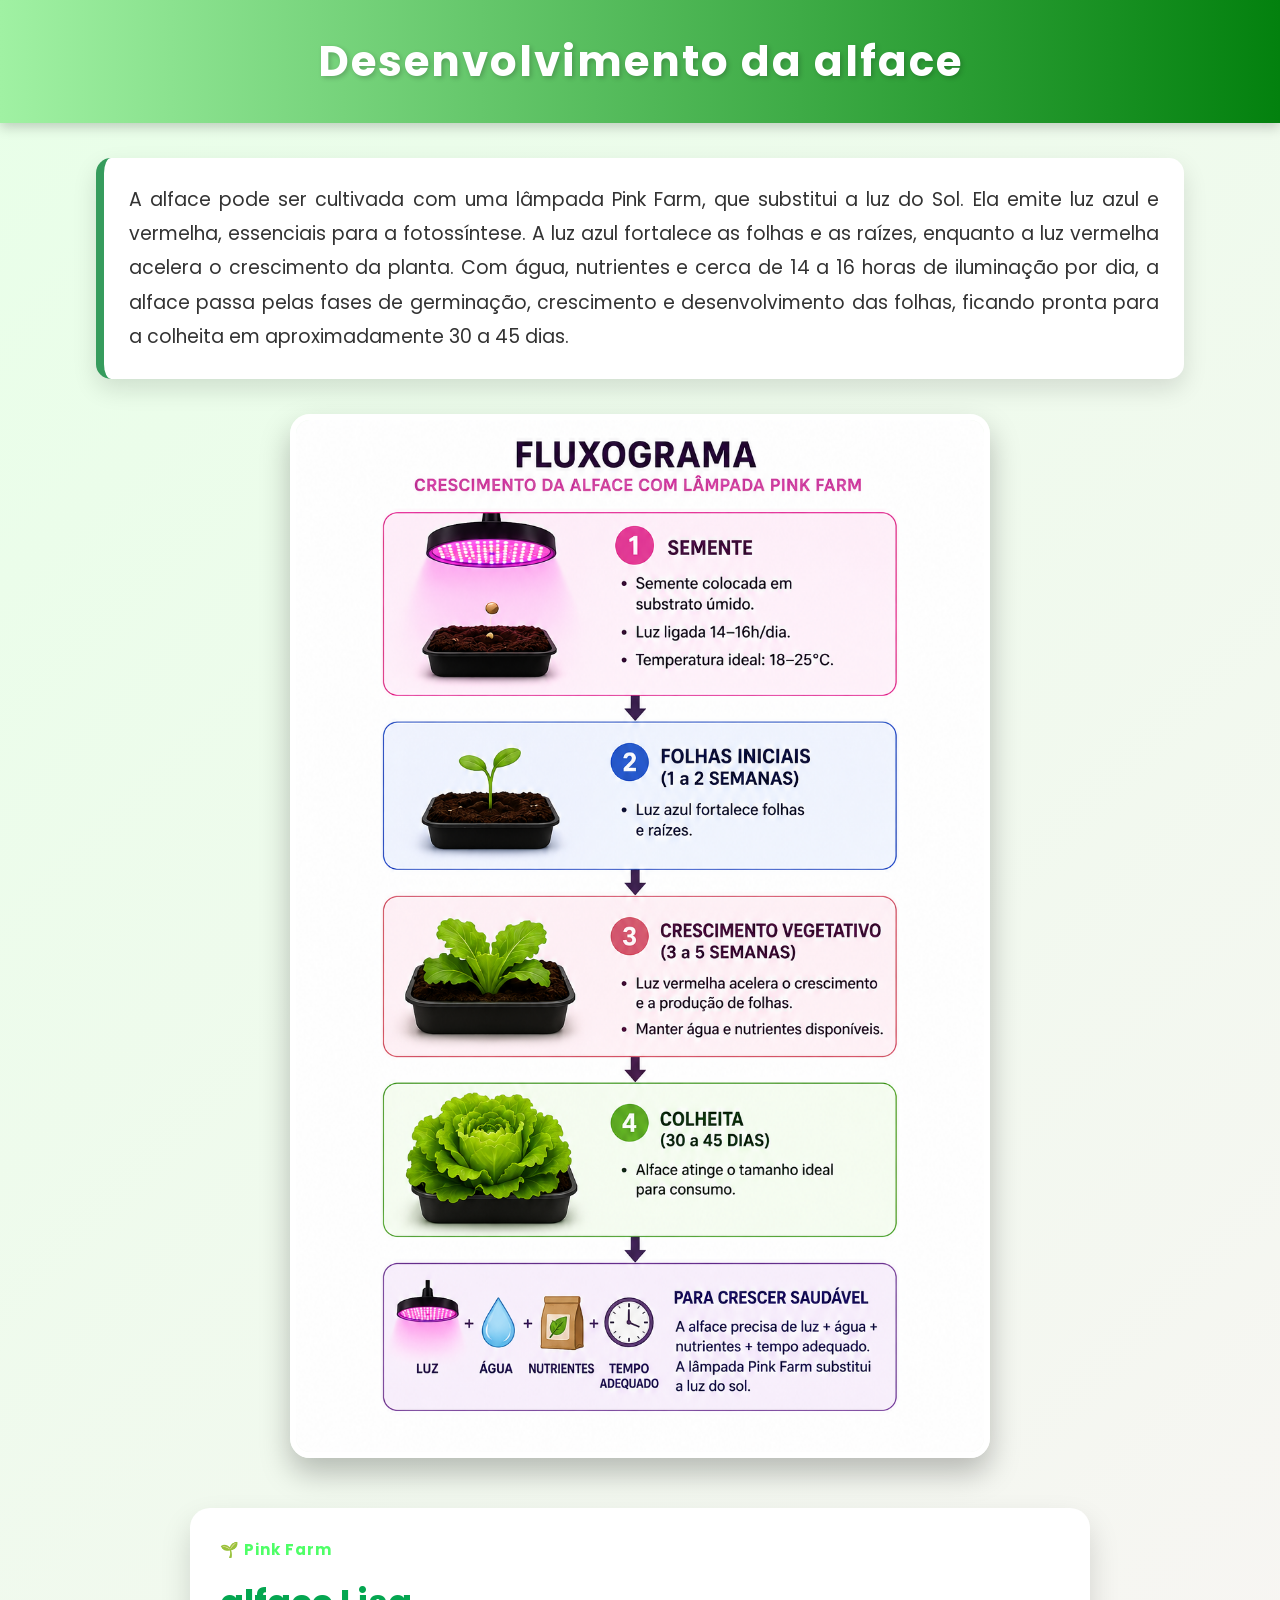
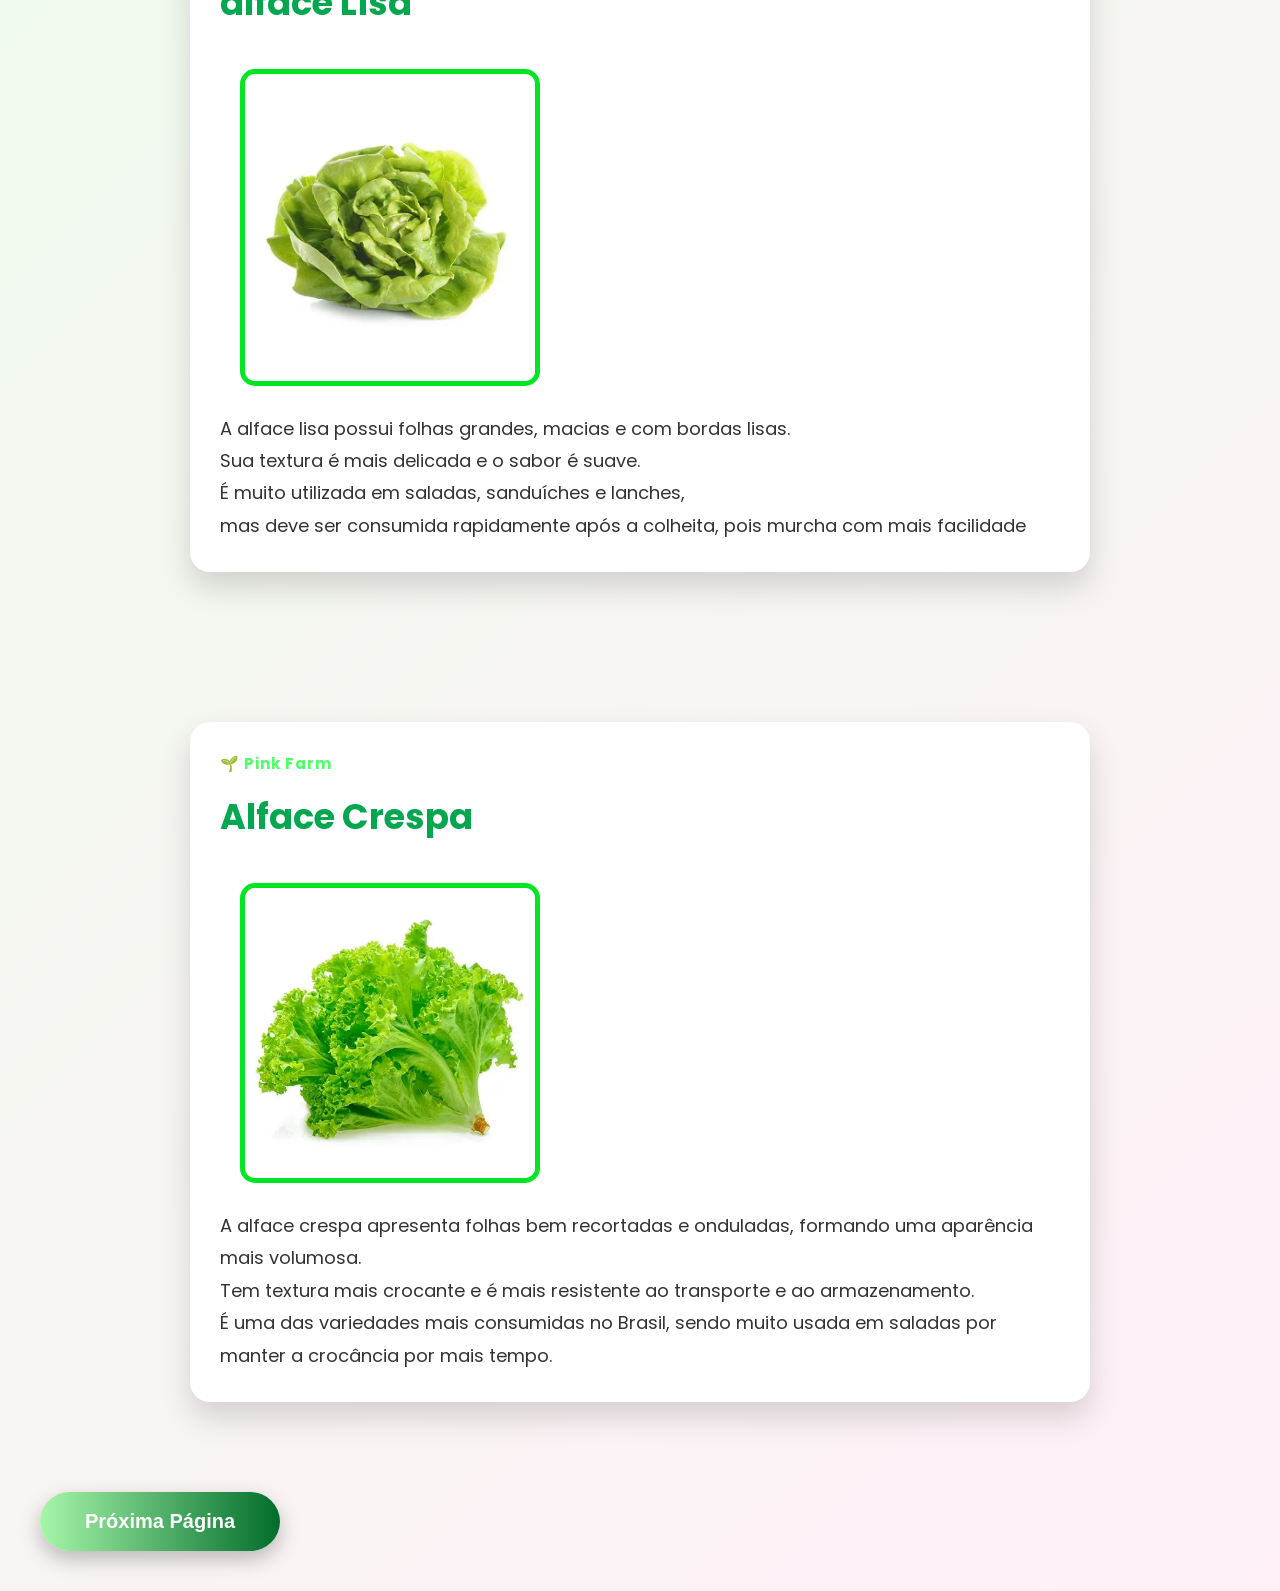
<file: index.html>
<!DOCTYPE html>
<html lang="pt-br">
<head>
    <meta charset="UTF-8">
    <meta name="viewport" content="width=device-width, initial-scale=1.0">
    <title>Desenvolvimento Pink Farm</title>
    <link rel="stylesheet" href="style.css">
</head>
<body>
    <h1>Desenvolvimento da alface</h1>
    <p>A alface pode ser cultivada com uma lâmpada Pink Farm,
         que substitui a luz do Sol. Ela emite luz azul e vermelha,
          essenciais para a fotossíntese. A luz azul fortalece as folhas e as raízes,
           enquanto a luz vermelha acelera o crescimento da planta. Com água, nutrientes
            e cerca de 14 a 16 horas de iluminação por dia, a alface passa pelas fases de
             germinação, crescimento e desenvolvimento das folhas, 
        ficando pronta para a colheita em aproximadamente 30 a 45 dias.</p>

<img src="ChatGPT Image 23 de jul. de 2026, 00_39_53.png"alt="como funciona o desenvolvimento" width="500
">

<div class="imagens"> 
    <div class="lado-esquerdo">
        <h2>alface Lisa</h2>
        <img src="lisaaaaaaa.webp" alt="Alface lisa" width="200">
        <h4>A alface lisa possui folhas grandes, macias e com bordas lisas. <br>
             Sua textura é mais delicada e o sabor é suave. <br>
            É muito utilizada em saladas, sanduíches e lanches, <br>
            mas deve ser consumida rapidamente após a colheita, pois murcha com mais facilidade </h4>
    </div>
</div>
<br>
<br>


<div class="imagens"> 
    <div class="lado-direito">
        <h2>Alface Crespa </h2>
        <img src="crespaa.webp" alt="Alface crespa" width="200">
        <h4>A alface crespa apresenta folhas bem recortadas e onduladas, formando uma aparência mais volumosa. <br>
            Tem textura mais crocante e é mais resistente ao transporte e ao armazenamento. <br>
             É uma das variedades mais consumidas no Brasil, sendo muito usada em saladas por manter a crocância por mais tempo.</h4>
    </div>
</div>


<a href="pagina2.html">
    <button>Próxima Página</button>
</a>


</body>
</html>
</file>
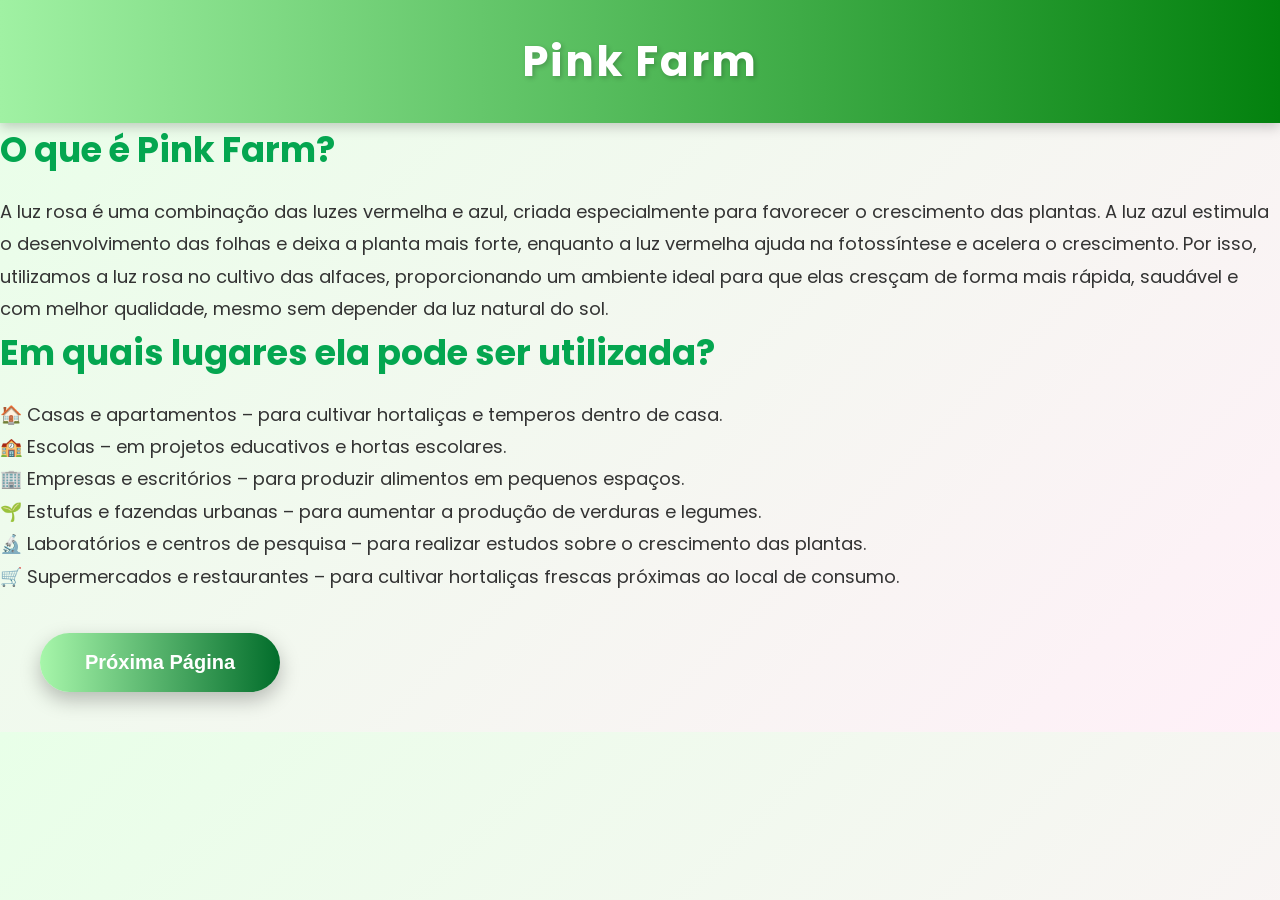
<file: pagina2.html>
<!DOCTYPE html>
<html lang="pt-br">
<head>
    <meta charset="UTF-8">
    <meta name="viewport" content="width=device-width, initial-scale=1.0">
    <title>Pink Farm</title>
    <link rel="stylesheet" href="style.css">
</head>
<body>
    <h1> Pink Farm</h1>
    <h2> O que é Pink Farm?</h2>
    <h4>A luz rosa é uma combinação das luzes vermelha e azul, criada especialmente para favorecer o crescimento das plantas. A luz azul estimula o desenvolvimento das folhas e deixa a planta mais forte, enquanto a luz vermelha ajuda na fotossíntese e acelera o crescimento. Por isso, utilizamos a luz rosa no cultivo das alfaces, proporcionando um ambiente ideal para que elas cresçam de forma mais rápida, saudável e com melhor qualidade, mesmo sem depender da luz natural do sol.
</h4>
       

        <h2> Em quais lugares ela pode ser utilizada?</h2>
        <h4>🏠 Casas e apartamentos – para cultivar hortaliças e temperos dentro de casa. <br>
🏫 Escolas – em projetos educativos e hortas escolares. <br>
🏢 Empresas e escritórios – para produzir alimentos em pequenos espaços.<br>
🌱 Estufas e fazendas urbanas – para aumentar a produção de verduras e legumes. <br>
🔬 Laboratórios e centros de pesquisa – para realizar estudos sobre o crescimento das plantas. <br>
🛒 Supermercados e restaurantes – para cultivar hortaliças frescas próximas ao local de consumo.</h4>

<a href="pagina3.html">
    <button>Próxima Página</button>
</a>

</body>
</html>
</file>
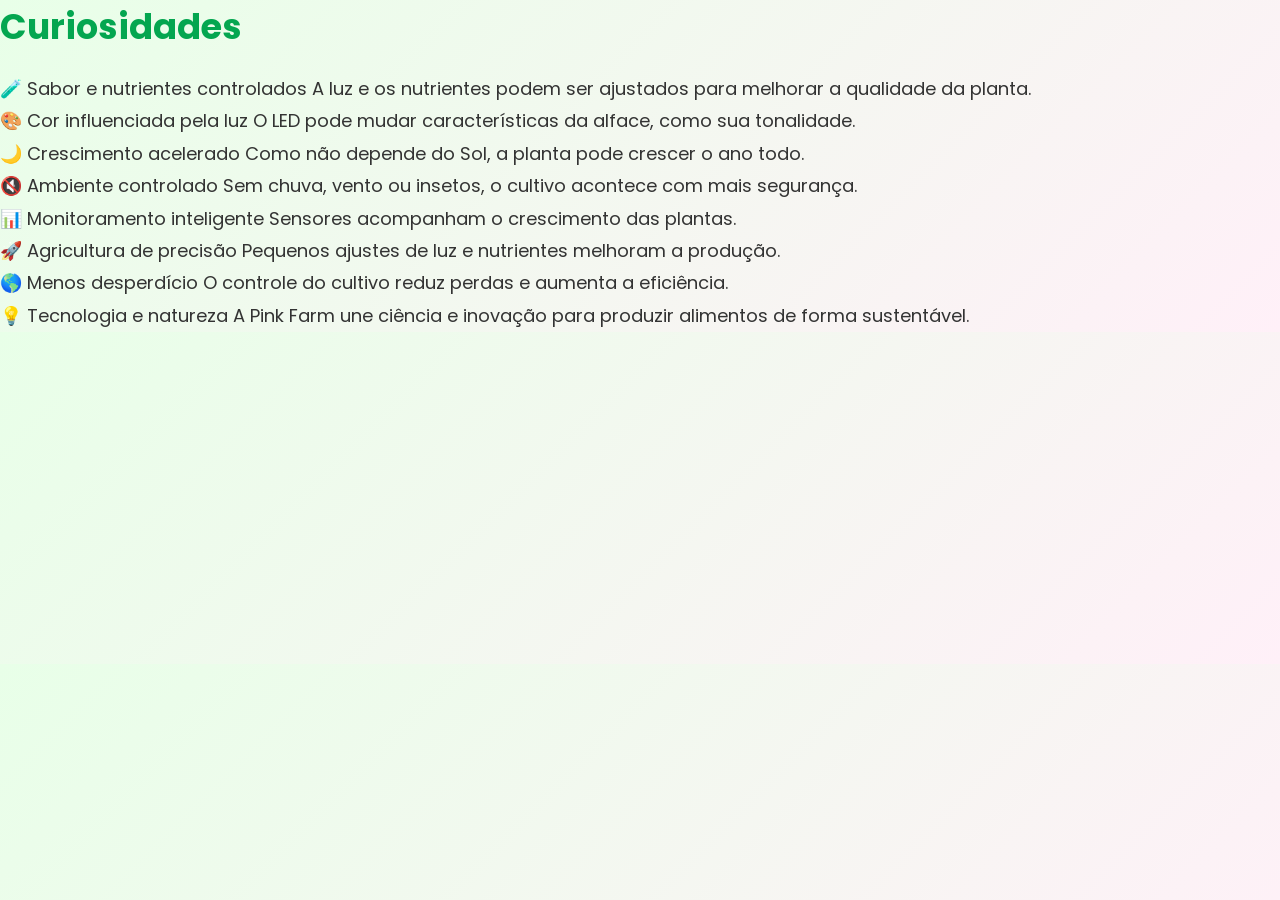
<file: pagina3.html>
<!DOCTYPE html>
<html lang="pt-br">
<head>
    <meta charset="UTF-8">
    <meta name="Pink Farm" content="width=device-width, initial-scale=1.0">
    <title>Pink Farm</title>
     <link rel="stylesheet" href="style.css">
</head>
<body>
    <h2> Curiosidades</h2> 
<h4>🧪 Sabor e nutrientes controlados
A luz e os nutrientes podem ser ajustados para melhorar a qualidade da planta.<br>

🎨 Cor influenciada pela luz
O LED pode mudar características da alface, como sua tonalidade.<br>

🌙 Crescimento acelerado
Como não depende do Sol, a planta pode crescer o ano todo.<br>

🔇 Ambiente controlado
Sem chuva, vento ou insetos, o cultivo acontece com mais segurança.<br>

📊 Monitoramento inteligente
Sensores acompanham o crescimento das plantas.<br>

🚀 Agricultura de precisão
Pequenos ajustes de luz e nutrientes melhoram a produção.<br>

🌎 Menos desperdício
O controle do cultivo reduz perdas e aumenta a eficiência.<br>

💡 Tecnologia e natureza
A Pink Farm une ciência e inovação para produzir alimentos de forma sustentável.<br></h4>
    
</body>
</html>
</file>
<file: style.css>
/* Importando fonte bonita */
@import url('https://fonts.googleapis.com/css2?family=Poppins:wght@300;400;600;700&display=swap');

/* Configuração geral */

*{
    margin: 0;
    padding: 0;
    box-sizing: border-box;
}

body{
    font-family: 'Poppins', sans-serif;
    background: linear-gradient(135deg,#e8ffe8,#fff0f8);
    color: #333;
}

/* ===========================
        TÍTULO PRINCIPAL
=========================== */

h1{
    background: linear-gradient(90deg,#a0f1a3,#03810e);
    color: white;
    text-align: center;
    padding: 30px;
    font-size: 42px;
    letter-spacing: 2px;
    text-shadow: 2px 2px 5px rgba(0,0,0,.2);
    box-shadow: 0 4px 12px rgba(0,0,0,.2);
}

/* ===========================
          PARÁGRAFO
=========================== */

p{
    width: 85%;
    margin: 35px auto;
    font-size: 19px;
    line-height: 1.8;
    text-align: justify;

    background: white;
    padding: 25px;
    border-left: 8px solid #369c5d;

    border-radius: 15px;

    box-shadow: 0 10px 25px rgba(0,0,0,.12);
}

/* ===========================
       IMAGEM PRINCIPAL
=========================== */

body > img{

    display: block;
    margin: auto;

    width: 700px;
    max-width: 90%;

    border-radius: 20px;

    border:6px solid white;

    box-shadow:0 15px 30px rgba(0,0,0,.25);

    transition:.5s;
}

body > img:hover{

    transform: scale(1.03);

}

/* ===========================
        CAIXAS DAS ALFACES
=========================== */

.imagens{

    display:flex;
    justify-content:center;

    margin:50px;

}

.lado-esquerdo,
.lado-direito{

    width:900px;
    max-width:95%;

    background:white;

    padding:30px;

    border-radius:20px;

    box-shadow:0 15px 30px rgba(0,0,0,.15);

    transition:.4s;

}

.lado-esquerdo:hover,
.lado-direito:hover{

    transform:translateY(-10px);

}

/* ===========================
          SUBTÍTULO
=========================== */

h2{

    color:#04a650;

    font-size:35px;

    margin-bottom:20px;

}

.lado-esquerdo img,
.lado-direito img{

    width:300px;

    border-radius:15px;

    border:5px solid #00e622;

    margin:20px;

    transition:.4s;

}

.lado-esquerdo img:hover,
.lado-direito img:hover{

    transform:rotate(-2deg) scale(1.08);

}
h4{

    font-size:18px;

    line-height:1.8;

    font-weight:400;

}

button{

    background:linear-gradient(90deg,#a7f6aa,#026d2b);

    color:white;

    border:none;

    padding:18px 45px;

    font-size:20px;

    font-weight:bold;

    border-radius:50px;

    cursor:pointer;

    margin:40px;

    transition:.4s;

    box-shadow:0 8px 20px rgba(0,0,0,.25);

}

button:hover{

    transform:scale(1.08);

    box-shadow:0 15px 30px rgba(0,0,0,.35);

}

/* ===========================
      BARRA DECORATIVA
=========================== */

.lado-esquerdo::before,
.lado-direito::before{

    content:"🌱 Pink Farm";

    display:block;

    color:#4fff67;

    font-weight:bold;

    margin-bottom:15px;

    font-size:15px;

    letter-spacing:1px;

}

/* ===========================
      RESPONSIVIDADE
=========================== */

@media(max-width:800px){

    h1{
        font-size:30px;
    }

    p{
        width:95%;
        font-size:17px;
    }

    .lado-esquerdo,
    .lado-direito{
        width:95%;
    }

    .lado-esquerdo img,
    .lado-direito img{
        width:220px;
    }

}
</file>
